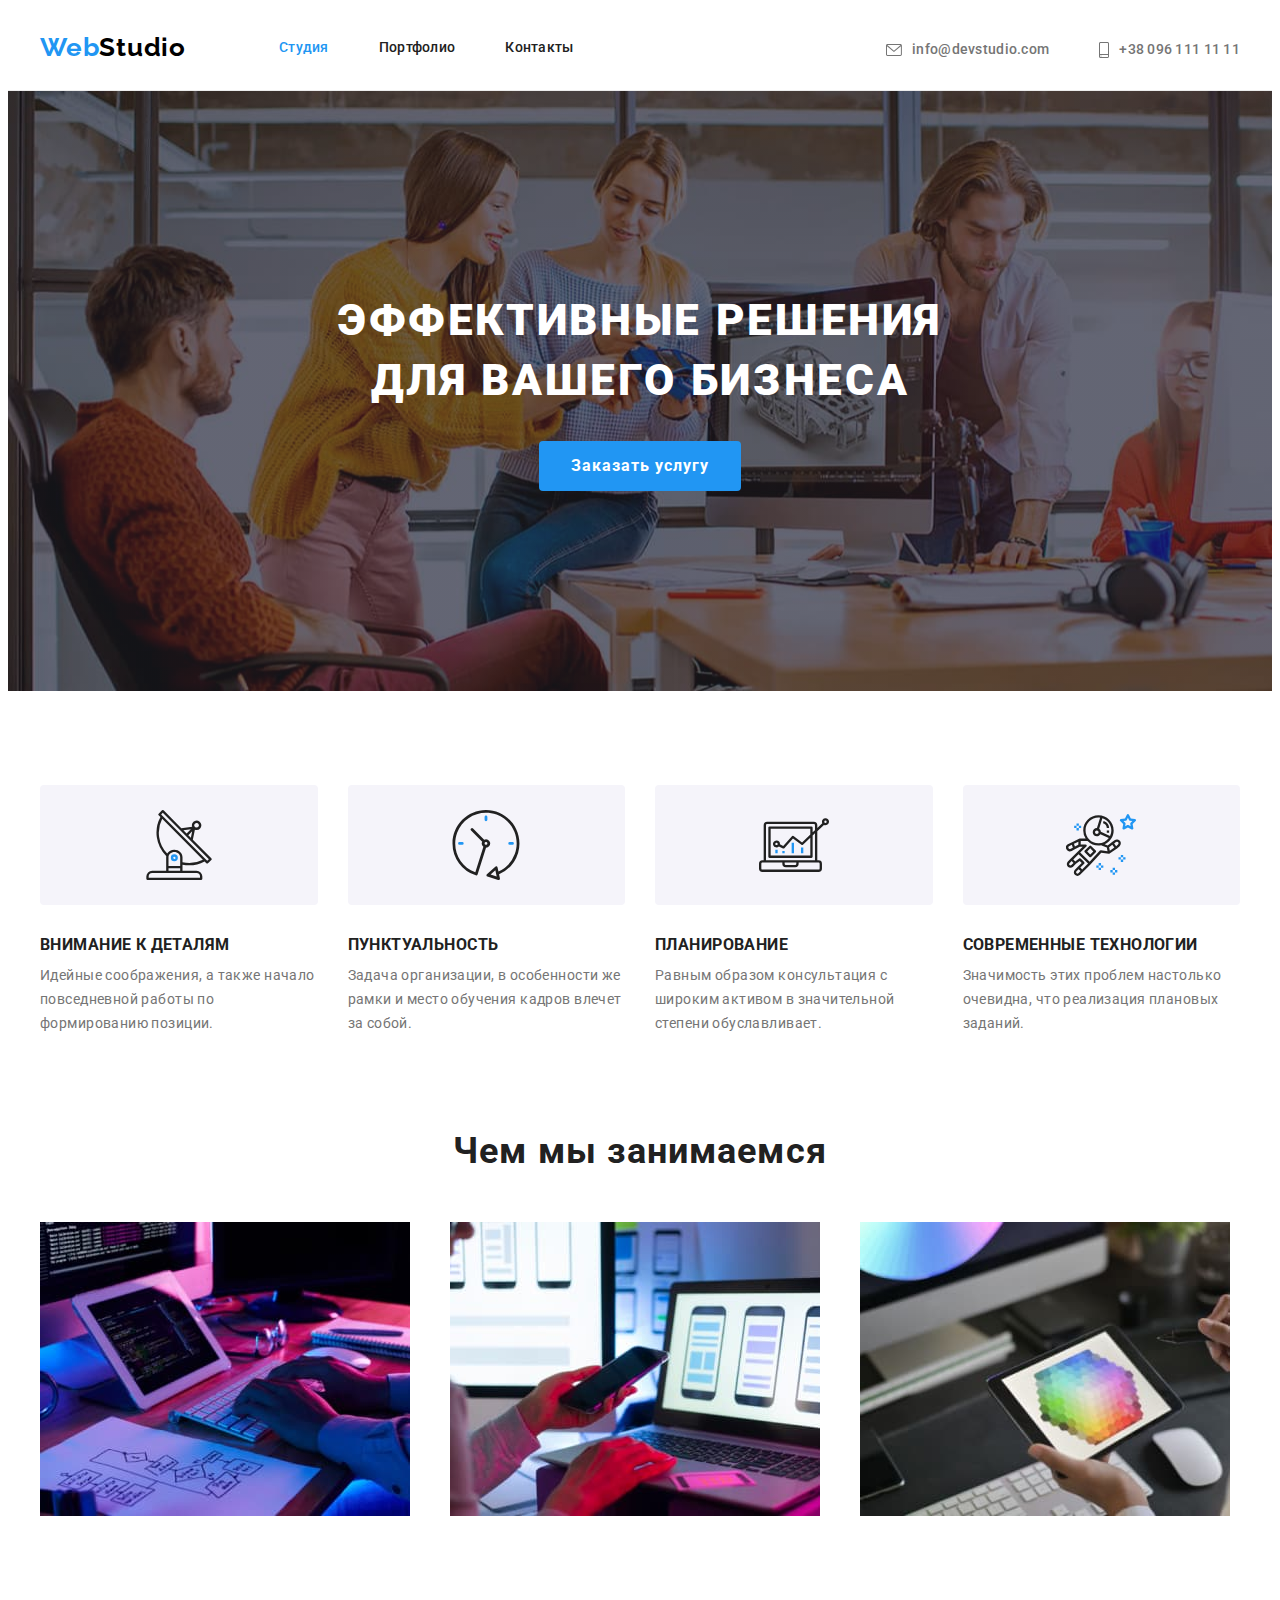
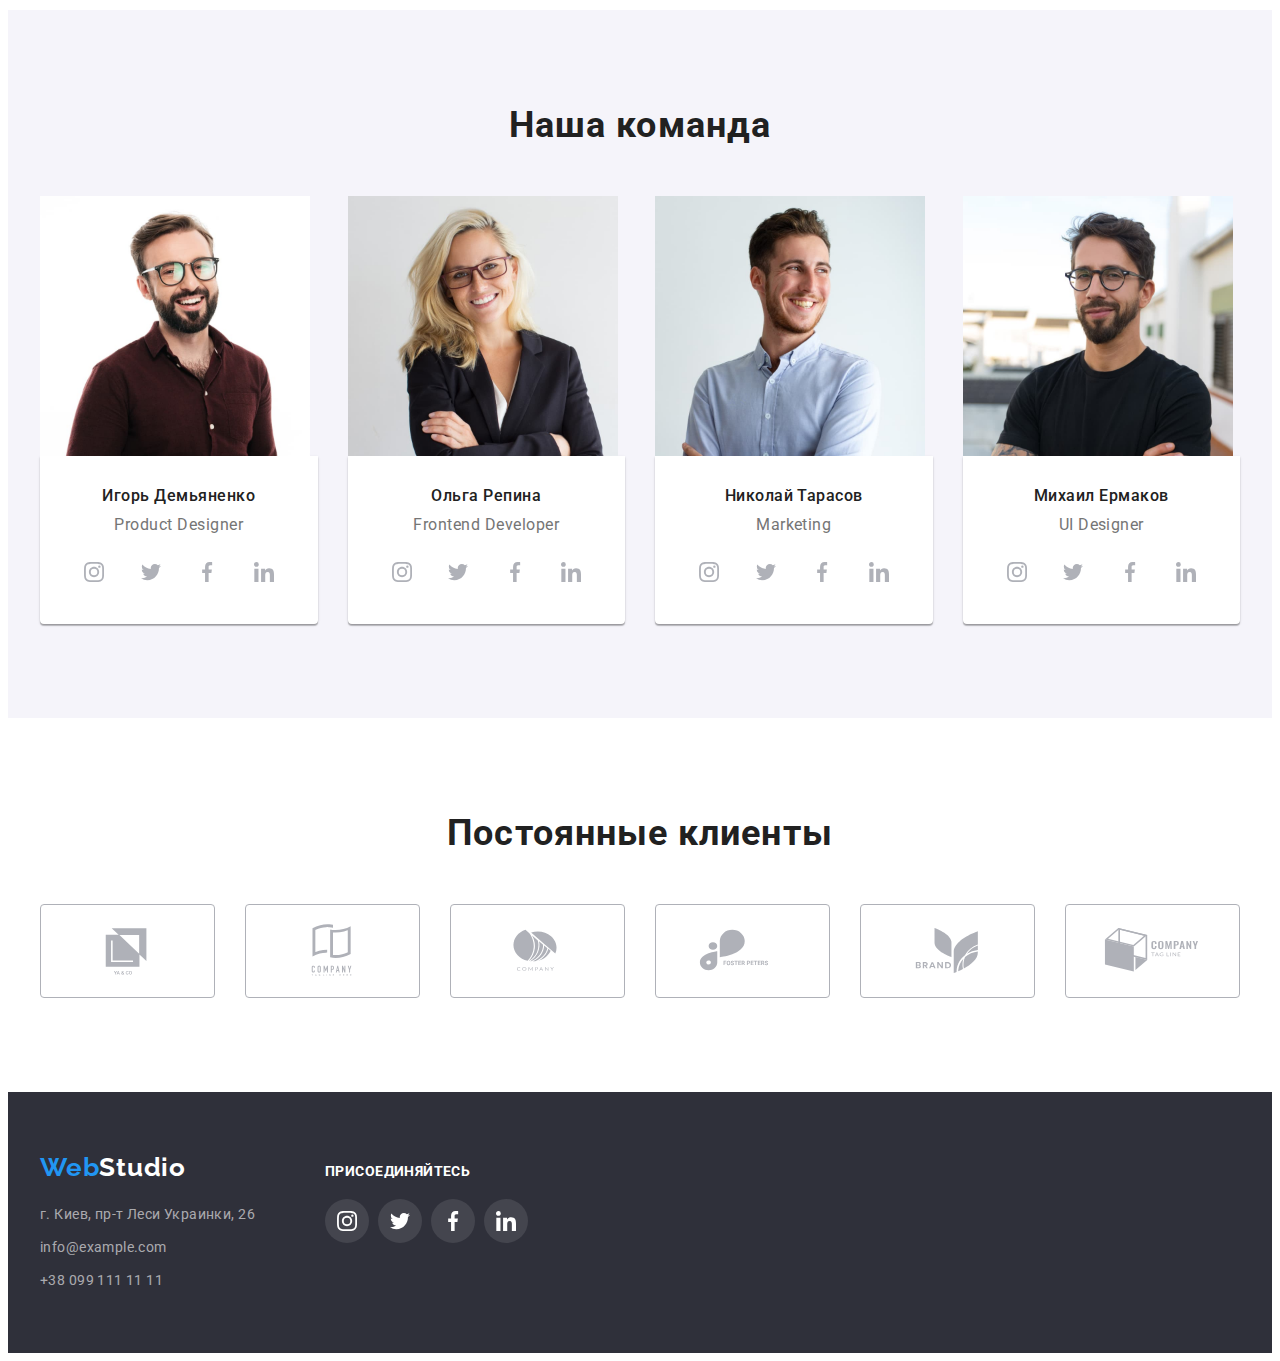
<file: index.html>
<!DOCTYPE html>
<html lang="ru">
<head>
    <meta charset="UTF-8">
    <meta http-equiv="X-UA-Compatible" content="IE=edge">
    <meta name="viewport" content="width=device-width, initial-scale=1.0">
    <title>Студия</title>
    <link rel="preconnect" href="https://fonts.gstatic.com">
    <link href="https://fonts.googleapis.com/css2?family=Raleway:wght@700&family=Roboto:wght@400;500;700;900&display=swap"
        rel="stylesheet">
    <link rel="stylesheet" href="https://cdnjs.cloudflare.com/ajax/libs/modern-normalize/1.0.0/modern-normalize.min.css"
        integrity="sha512-ISS7cAi1PEhQ8jnbJpJZMd29NlhNj4AWYyLOSp2CE/CsHxTCu+r+t0D2yoJudVrd0/8fTVPUVDzY5Tvli75u/g=="
        crossorigin="anonymous" />
    <link rel="stylesheet" href="./css/styles.css" />

</head>

<body>
    <!-- Header -->
    <header class="page-header">
        <div class="page-footer-container container">
            <!-- Navigation menu -->
            <nav class="page-header-nav">
                <a class="page-header-logo-link link" href="./index.html">
                    <span class="page-header-logo-link-beggin" lang="en">Web</span><span class="page-header-logo-link-end"
                        lang="en">Studio</span>
                </a>
                <ul class="page-header-nav-menu list">
                    <li class="page-header-nav-menu-item">
                        <a class="page-header-nav-menu-link current-page link" href="./index.html">Студия</a>
                    </li>

                    <li class="page-header-nav-menu-item">
                        <a class="page-header-nav-menu-link link" href="./porfolio.html">Портфолио</a>
                    </li>

                    <li class="page-header-nav-menu-item">
                        <a class="page-header-nav-menu-link link" href="">Контакты</a>
                    </li>
                </ul>
            </nav>

            <!-- Contacts -->
            <ul class="page-header-contacts list">
                <li class="page-header-contacts-item">
                    <a class="page-header-contacts-link link" href="mailto:info@devstudio.com" target="_blank"
                        rel="noopener noreferrer">
                        <svg class="page-footer-contacts-icon" width="16" height="12">
                            <use href="./images/icons.svg#envelope"></use>
                        </svg>
                        info@devstudio.com
                    </a>
                </li>
                
                <li class="page-header-contacts-item">
                    <a class="page-header-contacts-link link" href="tel:+380961111111">
                        <svg class="page-footer-contacts-icon" width="10" height="16">
                            <use href="./images/icons.svg#smartphone"></use>
                        </svg>
                        +38 096 111 11 11
                    </a>
                </li>
            </ul>
        </div>
    </header>
    
    <!-- Main section -->
     <main>
        <!-- Hero -->
        <section class="hero">
            <div class="container">
                <h1 class="hero-title"> Эффективные решения для вашего бизнеса </h1>
                <button class="modal-btn" type="button">Заказать услугу</button>
            </div>
        </section>
        
        <!-- Features -->
        <section class="features" >
            <div class="container">
                <!-- <h2>Особенности</h2> -->
                <ul class="feature-list list">
                    <li class="feature-list-item">
                        <div class="features-list-thumb">
                            <svg class="features-list-icon" width="70" height="70">
                                <use href="./images/icons.svg#antenna"></use>
                            </svg>
                        </div>
                        <h3 class="feature-list-subtitle">Внимание к деталям</h3>
                        <p class="feature-list-description">Идейные соображения, а также начало повседневной работы по формированию
                            позиции.</p>
                    </li>

                    <li class="feature-list-item">
                        <div class="features-list-thumb">
                            <svg class="features-list-icon" width="70" height="70">
                                <use href="./images/icons.svg#clock"></use>
                            </svg>
                        </div>
                        <h3 class="feature-list-subtitle">Пунктуальность</h3>
                        <p class="feature-list-description">Задача организации, в особенности же рамки и место обучения кадров влечет за
                            собой.</p>
                    </li>

                    <li class="feature-list-item">
                        <div class="features-list-thumb">
                            <svg class="features-list-icon" width="70" height="70">
                                <use href="./images/icons.svg#diagram"></use>
                            </svg>
                        </div>
                        <h3 class="feature-list-subtitle">Планирование</h3>
                        <p class="feature-list-description">Равным образом консультация с широким активом в значительной степени
                            обуславливает.</p>
                    
                    <li class="feature-list-item">
                        <div class="features-list-thumb">
                            <svg class="features-list-icon" width="70" height="70">
                                <use href="./images/icons.svg#astronaut"></use>
                            </svg>
                        </div>
                        <h3 class="feature-list-subtitle">Современные технологии</h3>
                        <p class="feature-list-description">Значимость этих проблем настолько очевидна, что реализация плановых заданий.
                        </p>
                    </li>
                </ul>
            </div>
        </section>
        
        <!-- What we are doing -->
        <section class="doing">
            <div class="container">
                <h2 class="title">Чем мы занимаемся</h2>
                <ul class="doing-list list">
                    <li class="doing-list-item">
                        <img class="doing-list-img" src="./images/doing/box1.jpg" alt="Человек печатает на клавиатуре" width="370"
                            height="294">
                    </li>
                    <li class="doing-list-item">
                        <img class="doing-list-img" src="./images/doing/box2.jpg" alt="Человек работает на ноутбуке" width="370"
                            height="294">
                    </li>
                    <li class="doing-list-item">
                        <img class="doing-list-img" src="./images/doing/box3.jpg" alt="Человек выбирает цвет на планшете" width="370"
                            height="294">
                    </li>
                </ul>
            </div>
        </section>

        <!-- Our team -->
        <section class="team section">
            <div class="container">
                <h2 class="title">Наша команда</h2>
                <ul class="team-list list">
                    <li class="team-list-item">
                        <img class="team-list-photo" src="./images/team/igor-demyanenko.jpg" alt="Игорь Демьяненко" width="270"
                            height="260">
                            <div class="team-card">
                                <h3 class="team-list-name">Игорь Демьяненко</h3>
                                <p class="team-list-position" lang="en">Product Designer</p>
                                <ul class="team-social-medias-list list">
                                    <li>
                                        <a class="team-social-medias-link" href="">
                                        <svg class="team-social-medias-icon" width="20" height="20">
                                            <use href="./images/icons.svg#instagram"></use>
                                        </svg>
                                    </a>
                                    </li>
                                    
                                    <li>
                                        <a class="team-social-medias-link" href="">
                                            <svg class="team-social-medias-icon" width="20" height="20">
                                                <use href="./images/icons.svg#twitter"></use>
                                            </svg>
                                        </a>
                                    </li>    
                                    
                                    <li>
                                        <a class="team-social-medias-link" href="">
                                            <svg class="team-social-medias-icon" width="20" height="20">
                                                <use href="./images/icons.svg#facebook"></use>
                                            </svg>
                                        </a>
                                    </li>

                                    <li>
                                        <a class="team-social-medias-link" href="">
                                            <svg class="team-social-medias-icon" width="20" height="20">
                                                <use href="./images/icons.svg#linkedin"></use>
                                            </svg>
                                        </a>
                                    </li>
                                </ul>
                            </div>
                    </li>
                    <li class="team-list-item">
                        <img class="team-list-photo" src="./images/team/olga-repina.jpg" alt="Ольга Репина" width="270" height="260">
                        <div class="team-card">
                            <h3 class="team-list-name">Ольга Репина</h3>
                            <p class="team-list-position" lang="en">Frontend Developer</p>
                            <ul class="team-social-medias-list list">
                                <li>
                                    <a class="team-social-medias-link" href="">
                                        <svg class="team-social-medias-icon" width="20" height="20">
                                            <use href="./images/icons.svg#instagram"></use>
                                        </svg>
                                    </a>
                                </li>
                            
                                <li>
                                    <a class="team-social-medias-link" href="">
                                        <svg class="team-social-medias-icon" width="20" height="20">
                                            <use href="./images/icons.svg#twitter"></use>
                                        </svg>
                                    </a>
                                </li>
                            
                                <li>
                                    <a class="team-social-medias-link" href="">
                                        <svg class="team-social-medias-icon" width="20" height="20">
                                            <use href="./images/icons.svg#facebook"></use>
                                        </svg>
                                    </a>
                                </li>
                            
                                <li>
                                    <a class="team-social-medias-link" href="">
                                        <svg class="team-social-medias-icon" width="20" height="20">
                                            <use href="./images/icons.svg#linkedin"></use>
                                        </svg>
                                    </a>
                                </li>
                            </ul>
                        </div>
                    </li>
                    <li class="team-list-item">
                        <img class="team-list-photo" src="./images/team/nikolay-tarasov.jpg" alt="Николай Тарасов" width="270"
                            height="260">
                            <div class="team-card">
                                <h3 class="team-list-name">Николай Тарасов</h3>
                                <p class="team-list-position" lang="en">Marketing</p>
                                <ul class="team-social-medias-list list">
                                    <li>
                                        <a class="team-social-medias-link" href="">
                                            <svg class="team-social-medias-icon" width="20" height="20">
                                                <use href="./images/icons.svg#instagram"></use>
                                            </svg>
                                        </a>
                                    </li>
                                
                                    <li>
                                        <a class="team-social-medias-link" href="">
                                            <svg class="team-social-medias-icon" width="20" height="20">
                                                <use href="./images/icons.svg#twitter"></use>
                                            </svg>
                                        </a>
                                    </li>
                                
                                    <li>
                                        <a class="team-social-medias-link" href="">
                                            <svg class="team-social-medias-icon" width="20" height="20">
                                                <use href="./images/icons.svg#facebook"></use>
                                            </svg>
                                        </a>
                                    </li>
                                
                                    <li>
                                        <a class="team-social-medias-link" href="">
                                            <svg class="team-social-medias-icon" width="20" height="20">
                                                <use href="./images/icons.svg#linkedin"></use>
                                            </svg>
                                        </a>
                                    </li>
                                </ul>
                            </div>
                    </li>
                    <li class="team-list-item">
                        <img class="team-list-photo" src="./images/team/michail-ermakov.jpg" alt="Михаил Ермаков" width="270"
                            height="260">
                        <div class="team-card">
                            <h3 class="team-list-name">Михаил Ермаков</h3>
                            <p class="team-list-position" lang="en">UI Designer</p>
                            <ul class="team-social-medias-list list">
                                <li>
                                    <a class="team-social-medias-link" href="">
                                        <svg class="team-social-medias-icon" width="20" height="20">
                                            <use href="./images/icons.svg#instagram"></use>
                                        </svg>
                                    </a>
                                </li>
                            
                                <li>
                                    <a class="team-social-medias-link" href="">
                                        <svg class="team-social-medias-icon" width="20" height="20">
                                            <use href="./images/icons.svg#twitter"></use>
                                        </svg>
                                    </a>
                                </li>
                            
                                <li>
                                    <a class="team-social-medias-link" href="">
                                        <svg class="team-social-medias-icon" width="20" height="20">
                                            <use href="./images/icons.svg#facebook"></use>
                                        </svg>
                                    </a>
                                </li>
                            
                                <li>
                                    <a class="team-social-medias-link" href="">
                                        <svg class="team-social-medias-icon" width="20" height="20">
                                            <use href="./images/icons.svg#linkedin"></use>
                                        </svg>
                                    </a>
                                </li>
                            </ul>
                        </div>
                    </li>
                </ul>
            </div>
        </section>

        <!-- Our clients -->
        <section class="clients section">
            <div class="container">
                <h2 class="title">Постоянные клиенты</h2>
                <ul class="clients-list list">
                    <li class="clients-list-item">
                        <a class="clients-list-link" href="">
                            <svg class="clients-list-icon" width="106" height="60">
                                <use href="./images/icons.svg#client1"></use>
                            </svg>
                        </a>
                    </li>
                
                    <li class="clients-list-item">
                        <a class="clients-list-link" href="">
                            <svg class="clients-list-icon" width="106" height="60">
                                <use href="./images/icons.svg#client2"></use>
                            </svg>
                        </a>
                    </li>
                
                    <li class="clients-list-item">
                        <a class="clients-list-link" href="">
                            <svg class="clients-list-icon" width="106" height="60">
                                <use href="./images/icons.svg#client3"></use>
                            </svg>
                        </a>
                    </li>

                    <li class="clients-list-item">
                        <a class="clients-list-link" href="">
                            <svg class="clients-list-icon" width="106" height="60">
                                <use href="./images/icons.svg#client4"></use>
                            </svg>
                        </a>
                    </li>
                    
                    <li class="clients-list-item">
                        <a class="clients-list-link" href="">
                            <svg class="clients-list-icon" width="106" height="60">
                                <use href="./images/icons.svg#client5"></use>
                            </svg>
                        </a>
                    </li>
                    
                    <li class="clients-list-item">
                        <a class="clients-list-link" href="">
                            <svg class="clients-list-icon" width="106" height="60">
                                <use href="./images/icons.svg#client6"></use>
                            </svg>
                        </a>
                    </li>
                </ul>
            </div>
        </section>
    </main>

    <!-- Footer -->
    <footer class="page-footer">
        <div class="page-footer-container container">
            <div class="page-footer-contacts-block">
                <a class="page-footer-logo-link link" href="./index.html">
                    <span class="page-footer-logo-link-beggin" lang="en">Web</span><span class="page-footer-logo-link-end"
                        lang="en">Studio</span>
                </a>
                <address class="page-footer-contacts">
                    <ul class="page-footer-list list">
                        <li class="page-footer-list-item">
                            <a class="page-footer-list-link link" href="https://goo.gl/maps/8FZNoyBHCZbh9i9t6" target="_blank"
                                rel="noopener noreferrer">г. Киев, пр-т Леси Украинки, 26</a>
                        </li>
                        <li class="page-footer-list-item">
                            <a class="page-footer-list-link link" href="mailto:info@example.com" target="_blank"
                                rel="noopener noreferrer">info@example.com</a>
                        </li>
                        <li class="page-footer-list-item">
                            <a class="page-footer-list-link link" href="tel:+380991111111">+38 099 111 11 11</a>
                        </li>
                    </ul>
                </address>
            </div>

            <div class="page-footer-social-medias">
                <p class="page-footer-social-medias-title" lang="en">присоединяйтесь</p>
                <ul class="page-footer-social-medias-list list">
                    <li class="page-footer-social-medias-item">
                        <a class="page-footer-social-medias-link" href="">
                            <svg class="page-footer-social-medias-icon" width="20" height="20">
                                <use href="./images/icons.svg#instagram"></use>
                            </svg>
                        </a>
                    </li>
                
                    <li class="page-footer-social-medias-item">
                        <a class="page-footer-social-medias-link" href="">
                            <svg class="page-footer-social-medias-icon" width="20" height="20">
                                <use href="./images/icons.svg#twitter"></use>
                            </svg>
                        </a>
                    </li>
                
                    <li class="page-footer-social-medias-item">
                        <a class="page-footer-social-medias-link" href="">
                            <svg class="page-footer-social-medias-icon" width="20" height="20">
                                <use href="./images/icons.svg#facebook"></use>
                            </svg>
                        </a>
                    </li>
                
                    <li class="page-footer-social-medias-item">
                        <a class="page-footer-social-medias-link" href="">
                            <svg class="page-footer-social-medias-icon" width="20" height="20">
                                <use href="./images/icons.svg#linkedin"></use>
                            </svg>
                        </a>
                    </li>
                </ul>
            </div>
            
        </div>
    </footer>
</body>

</html>
</file>
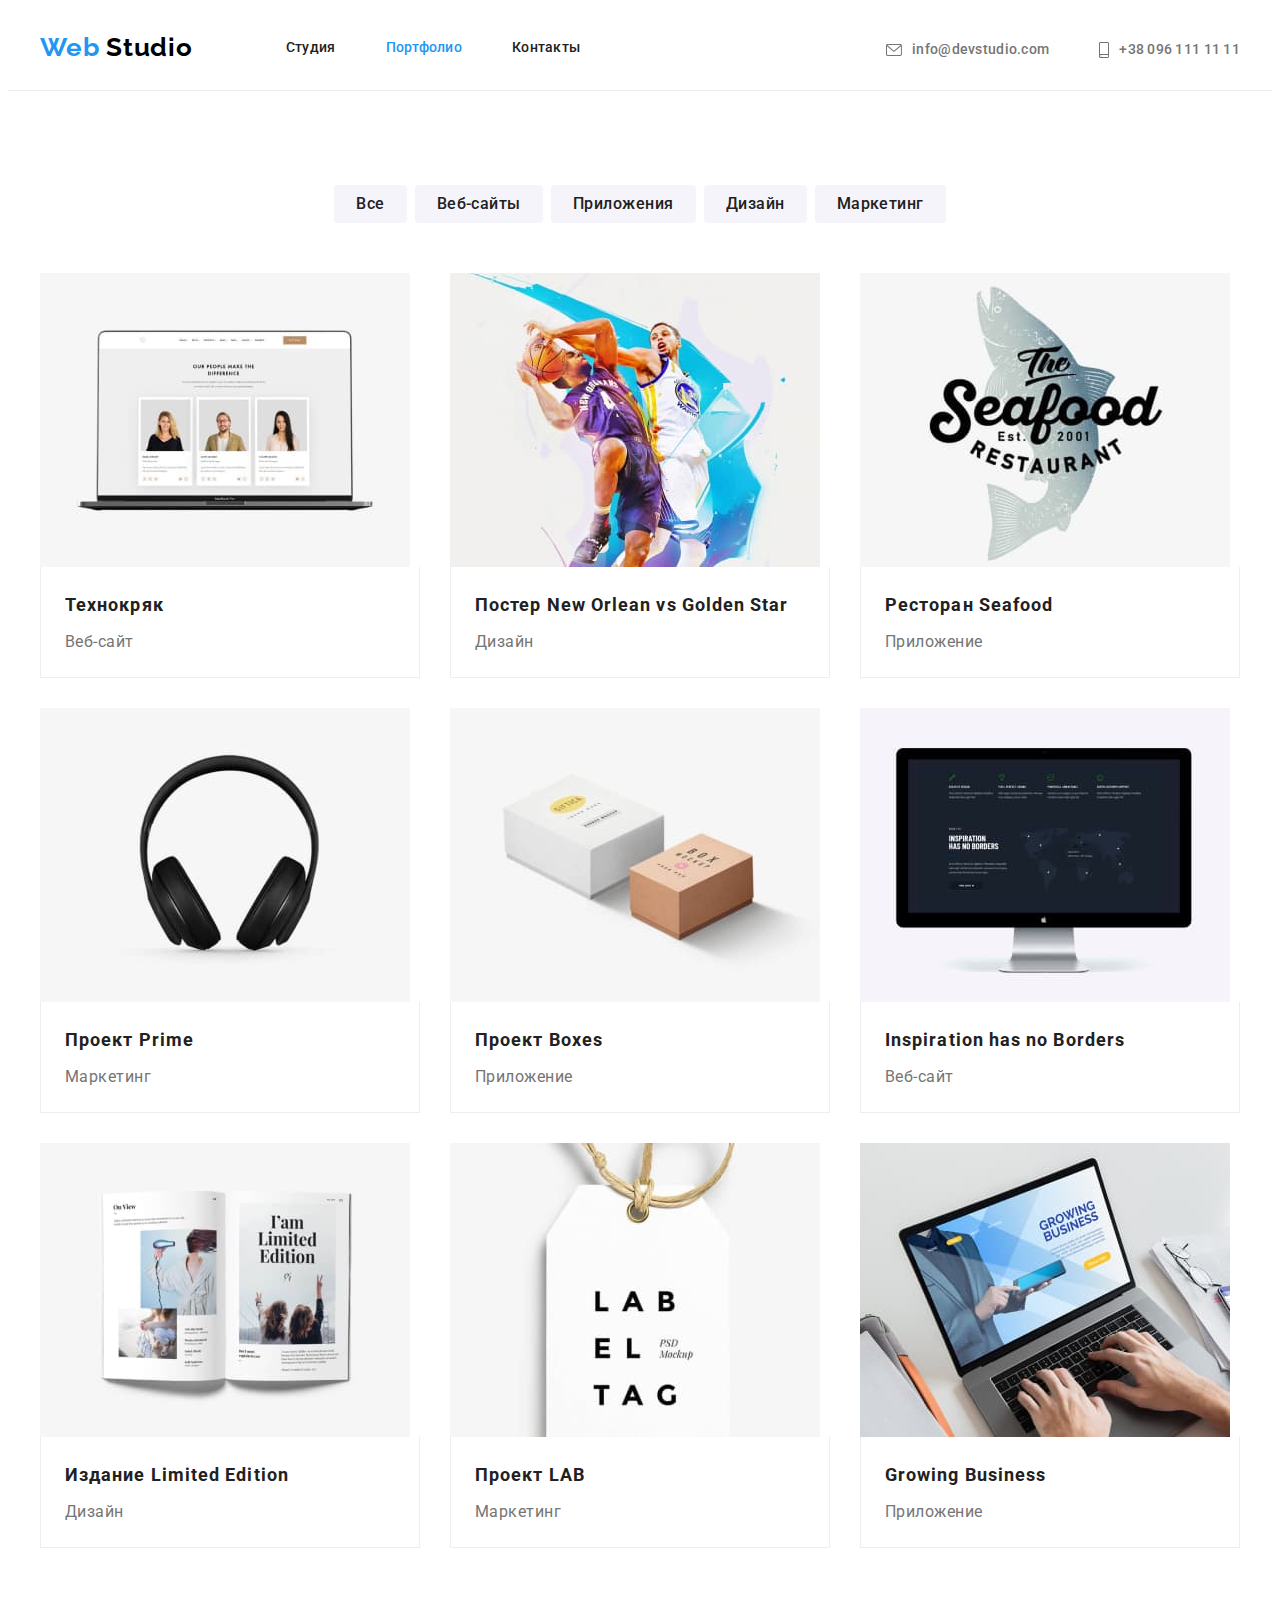
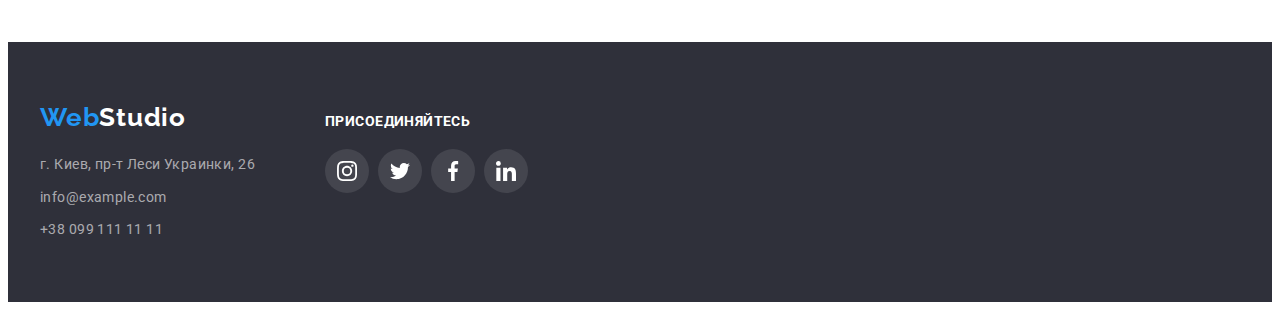
<file: porfolio.html>
<!DOCTYPE html>
<html lang="ru">

<head>
    <meta charset="UTF-8" />
    <meta http-equiv="X-UA-Compatible" content="IE=edge" />
    <meta name="viewport" content="width=device-width, initial-scale=1.0" />

    <title>Портфолио</title>

    <link rel="preconnect" href="https://fonts.gstatic.com" />
    <link
        href="https://fonts.googleapis.com/css2?family=Raleway:wght@700&family=Roboto:wght@400;500;700;900&display=swap"
        rel="stylesheet" />
    <link rel="stylesheet" href="https://cdnjs.cloudflare.com/ajax/libs/modern-normalize/1.0.0/modern-normalize.min.css"
        integrity="sha512-ISS7cAi1PEhQ8jnbJpJZMd29NlhNj4AWYyLOSp2CE/CsHxTCu+r+t0D2yoJudVrd0/8fTVPUVDzY5Tvli75u/g=="
        crossorigin="anonymous" />
    <link rel="stylesheet" href="./css/styles.css" />
</head>

<body>
    <!-- Header -->
    <header class="page-header">
        <div class="page-footer-container container">
            <!-- Navigation menu -->
            <nav class="page-header-nav">
                <a class="page-header-logo-link link" href="./index.html">
                    <span class="page-header-logo-link-beggin" lang="en">Web</span>
                    <span class="page-header-logo-link-end" lang="en">Studio</span>
                </a>
                <ul class="page-header-nav-menu list">
                    <li class="page-header-nav-menu-item">
                        <a class="page-header-nav-menu-link link" href="./index.html">Студия</a>
                    </li>

                    <li class="page-header-nav-menu-item">
                        <a class="page-header-nav-menu-link current-page link" href="./porfolio.html">Портфолио</a>
                    </li>

                    <li class="page-header-nav-menu-item">
                        <a class="page-header-nav-menu-link link" href="">Контакты</a>
                    </li>
                </ul>
            </nav>

            <!-- Contacts -->
            <ul class="page-header-contacts list">
                <li class="page-header-contacts-item">
                    <a class="page-header-contacts-link link" href="mailto:info@devstudio.com" target="_blank"
                        rel="noopener noreferrer">
                        <svg class="page-footer-contacts-icon" width="16" height="12">
                            <use href="./images/icons.svg#envelope"></use>
                        </svg>
                        info@devstudio.com
                    </a>
                </li>

                <li class="page-header-contacts-item">
                    <a class="page-header-contacts-link link" href="tel:+380961111111">
                        <svg class="page-footer-contacts-icon" width="10" height="16">
                            <use href="./images/icons.svg#smartphone"></use>
                        </svg>
                        +38 096 111 11 11
                    </a>
                </li>
            </ul>
        </div>
    </header>

    <!-- Main section -->
    <main>
        <section class="projects section">
            <div class="container">
                <!-- <h1>Наши работы</h1> -->
                <ul class="filter-list list">
                    <li class="filter-list-item">
                        <button class="filter-btn" type="button">Все</button>
                    </li>
                    <li class="filter-list-item">
                        <button class="filter-btn" type="button">Веб-сайты</button>
                    </li>
                    <li class="filter-list-item">
                        <button class="filter-btn" type="button">Приложения</button>
                    </li>
                    <li class="filter-list-item">
                        <button class="filter-btn" type="button">Дизайн</button>
                    </li>
                    <li class="filter-list-item">
                        <button class="filter-btn" type="button">Маркетинг</button>
                    </li>
                </ul>

                <ul class="project-list list">
                    <li class="project-list-item">
                        <a class="project-list-link link" href="" target="_blank" rel="noopener noreferrer">
                            <img class="project-list-img" src="./images/portfolio/project1.jpg"
                                alt="На ноутбуке открыт сайт компании Технокряк" width="370" height="294" />
                            <div class="project-card">
                                <h2 class="project-list-client">Технокряк</h2>
                                <p class="project-list-filter">Веб-сайт</p>
                            </div>
                        </a>
                    </li>

                    <li class="project-list-item">
                        <a class="project-list-link link" href="" target="_blank" rel="noopener noreferrer">
                            <img class="project-list-img" src="./images/portfolio/project2.jpg"
                                alt="Постер с мужчинами, играющими в баскетбол" width="370" height="294" />
                            <div class="project-card">
                                <h2 class="project-list-client">
                                    Постер <span lang="en">New Orlean vs Golden Star</span>
                                </h2>
                                <p class="project-list-filter">Дизайн</p>
                            </div>
                        </a>
                    </li>

                    <li class="project-list-item">
                        <a class="project-list-link link" href="" target="_blank" rel="noopener noreferrer">
                            <img class="project-list-img" src="./images/portfolio/project3.jpg"
                                alt="Рыба с логотипом ресторана Seafood" width="370" height="294" />
                            <div class="project-card">
                                <h2 class="project-list-client">
                                    Ресторан <span lang="en">Seafood</span>
                                </h2>
                                <p class="project-list-filter">Приложение</p>
                            </div>
                        </a>
                    </li>

                    <li class="project-list-item">
                        <a class="project-list-link link" href="" target="_blank" rel="noopener noreferrer">
                            <img class="project-list-img" src="./images/portfolio/project4.jpg" alt="Наушники"
                                width="370" height="294" />
                            <div class="project-card">
                                <h2 class="project-list-client">
                                    Проект <span lang="en">Prime</span>
                                </h2>
                                <p class="project-list-filter">Маркетинг</p>
                            </div>
                        </a>
                    </li>

                    <li class="project-list-item">
                        <a class="project-list-link link" href="" target="_blank" rel="noopener noreferrer">
                            <img class="project-list-img" src="./images/portfolio/project5.jpg" alt="Две коробки"
                                width="370" height="294" />
                            <div class="project-card">
                                <h2 class="project-list-client">
                                    Проект <span lang="en">Boxes</span>
                                </h2>
                                <p class="project-list-filter">Приложение</p>
                            </div>
                        </a>
                    </li>

                    <li class="project-list-item">
                        <a class="project-list-link link" href="" target="_blank" rel="noopener noreferrer">
                            <img class="project-list-img" src="./images/portfolio/project6.jpg"
                                alt="Монитор с окрытым сайтом Inspiration has no Borders" width="370" height="294" />
                            <div class="project-card">
                                <h2 class="project-list-client" lang="en">
                                    Inspiration has no Borders
                                </h2>
                                <p class="project-list-filter">Веб-сайт</p>
                            </div>
                        </a>
                    </li>

                    <li class="project-list-item">
                        <a class="project-list-link link" href="" target="_blank" rel="noopener noreferrer">
                            <img class="project-list-img" src="./images/portfolio/project7.jpg" alt="Разворот книги"
                                width="370" height="294" />
                            <div class="project-card">
                                <h2 class="project-list-client">
                                    Издание <span lang="en">Limited Edition</span>
                                </h2>
                                <p class="project-list-filter">Дизайн</p>
                            </div>
                        </a>
                    </li>

                    <li class="project-list-item">
                        <a class="project-list-link link" href="" target="_blank" rel="noopener noreferrer">
                            <img class="project-list-img" src="./images/portfolio/project8.jpg"
                                alt="Этикетка с надписью LABEL TAG" width="370" height="294" />
                            <div class="project-card">
                                <h2 class="project-list-client">
                                    Проект <span lang="en">LAB</span>
                                </h2>
                                <p class="project-list-filter">Маркетинг</p>
                            </div>
                        </a>
                    </li>
                    
                    <li class="project-list-item">
                        <a class="project-list-link link" href="" target="_blank" rel="noopener noreferrer">
                            <img class="project-list-img" src="./images/portfolio/project9.jpg"
                                alt="На ноутбуке открыто приложение Growing Business" width="370" height="294" />
                            <div class="project-card">
                                <h2 class="project-list-client" lang="en">
                                    Growing Business
                                </h2>
                                <p class="project-list-filter">Приложение</p>
                            </div>
                        </a>
                    </li>
                </ul>
            </div>
        </section>
    </main>

    <!-- Footer -->
    <footer class="page-footer">
        <div class="page-footer-container container">
            <div class="page-footer-contacts-block">
                <a class="page-footer-logo-link link" href="./index.html">
                    <span class="page-footer-logo-link-beggin" lang="en">Web</span><span
                        class="page-footer-logo-link-end" lang="en">Studio</span>
                </a>
                <address class="page-footer-contacts">
                    <ul class="page-footer-list list">
                        <li class="page-footer-list-item">
                            <a class="page-footer-list-link link" href="https://goo.gl/maps/8FZNoyBHCZbh9i9t6"
                                target="_blank" rel="noopener noreferrer">г. Киев, пр-т Леси Украинки, 26</a>
                        </li>
                        <li class="page-footer-list-item">
                            <a class="page-footer-list-link link" href="mailto:info@example.com" target="_blank"
                                rel="noopener noreferrer">info@example.com</a>
                        </li>
                        <li class="page-footer-list-item">
                            <a class="page-footer-list-link link" href="tel:+380991111111">+38 099 111 11 11</a>
                        </li>
                    </ul>
                </address>
            </div>

            <div class="page-footer-social-medias">
                <p class="page-footer-social-medias-title" lang="en">
                    присоединяйтесь
                </p>
                <ul class="page-footer-social-medias-list list">
                    <li class="page-footer-social-medias-item">
                        <a class="page-footer-social-medias-link" href="">
                            <svg class="page-footer-social-medias-icon" width="20" height="20">
                                <use href="./images/icons.svg#instagram"></use>
                            </svg>
                        </a>
                    </li>

                    <li class="page-footer-social-medias-item">
                        <a class="page-footer-social-medias-link" href="">
                            <svg class="page-footer-social-medias-icon" width="20" height="20">
                                <use href="./images/icons.svg#twitter"></use>
                            </svg>
                        </a>
                    </li>

                    <li class="page-footer-social-medias-item">
                        <a class="page-footer-social-medias-link" href="">
                            <svg class="page-footer-social-medias-icon" width="20" height="20">
                                <use href="./images/icons.svg#facebook"></use>
                            </svg>
                        </a>
                    </li>

                    <li class="page-footer-social-medias-item">
                        <a class="page-footer-social-medias-link" href="">
                            <svg class="page-footer-social-medias-icon" width="20" height="20">
                                <use href="./images/icons.svg#linkedin"></use>
                            </svg>
                        </a>
                    </li>
                </ul>
            </div>
        </div>
    </footer>
</body>

</html>
</file>
<file: css/styles.css>
:root {
  --main-font: "Roboto", "Arial", "Calibri", "San Fransisco", sans-serif;
  --logo-font: "Raleway", "Arial", "Calibri", "San Fransisco", sans-serif;
  --main-font-size: 14px;
  --secondary-font-size: 16px;
  --main-text-color: #757575;
  --title-color: #212121;
  --accent-color: #2196f3;
  --main-white-color: #ffffff;
  --main-black-color: #000000;
  --light-bg-color: #f5f4fa;
  --dark-bg-color: #2f303a;
  --address-color: rgba(255, 255, 255, 0.6);
  --footer-icons-bg-color: rgba(255, 255, 255, 0.1);
  --modal-btn-hov-color: #188ce8;
  --border-header-color: #ececec;
  --border-card-color: #eeeeee;
  --social-media-color: #afb1b8;
  --hero-gradient-color: rgba(47, 48, 58, 0.4);
}

/* ------------------ Reset ------------------ */
h1,
h2,
h3,
h4,
h5,
h6,
p {
  margin-top: 0;
  margin-bottom: 0;
}

ul,
ol {
  margin-top: 0;
  margin-bottom: 0;
  padding-left: 0;
}

img {
  display: block;
}

.list {
  list-style: none;
}

.link {
  text-decoration: none;
}
/* ------------------ End Reset ------------------ */

body {
  font-family: var(--main-font);
  font-size: var(--main-font-size);
  letter-spacing: 0.03em;
  color: var(--main-text-color);
}

.container {
  width: 1200px;
  padding-left: 15px;
  padding-right: 15px;
  margin-left: auto;
  margin-right: auto;
}

.section {
  padding-top: 94px;
  padding-bottom: 94px;
}

/* Components */
.title {
  margin-bottom: 50px;

  font-size: 36px;
  line-height: 1.17;
  text-align: center;
  letter-spacing: 0.03em;
  color: var(--title-color);
}
/* End Components */

/* --------------- Header --------------- */
.page-header {
  padding-top: 24px;
  padding-bottom: 25px;

  border-bottom: 1px solid var(--border-header-color);
}

.page-header-container {
  display: flex;
  align-items: center;
}

.page-header-nav {
  display: flex;
  align-items: center;
}

/* Logo */
.page-header-logo-link {
  margin-right: 93px;

  font-family: var(--logo-font);
  font-weight: 700;
  font-size: 26px;
  line-height: 1.19;
  letter-spacing: 0.03em;
  color: var(--accent-color);
}

.page-header-logo-link-end {
  color: var(--main-black-color);
}
/* End Logo */

.page-header-nav-menu {
  display: flex;
  align-items: center;
}

.page-header-nav-menu-item:not(:last-child) {
  margin-right: 50px;
}

.page-header-contacts {
  display: flex;
  align-items: center;
  margin-left: auto;
}

.page-header-contacts-item:not(:last-child) {
  margin-right: 50px;
}

.page-header-nav-menu-link,
.page-header-contacts-link {
  display: block;
  padding-top: 8px;
  padding-bottom: 7px;

  font-weight: 500;
  line-height: 1.14;
  letter-spacing: 0.02em;
  color: var(--title-color);
}

.current-page,
.page-header-nav-menu-link:hover,
.page-header-nav-menu-link:focus,
.page-header-contacts-link:hover,
.page-header-contacts-link:focus {
  color: var(--accent-color);
}

.page-header-contacts-link {
  display: flex;
  align-items: center;

  color: inherit;
}

.page-footer-contacts-icon {
  margin-right: 10px;
  fill: currentColor;
}
/* ---------------- End Header --------------- */

/* --------------- Footer --------------- */
.page-footer {
  padding-top: 60px;
  padding-bottom: 60px;

  background-color: var(--dark-bg-color);
}

.page-footer-container {
  display: flex;
  align-items: baseline;
}

.page-footer-logo-link {
  font-family: var(--logo-font);
  font-weight: 700;
  font-size: 26px;
  line-height: 1.19;
  letter-spacing: 0.03em;
  color: var(--accent-color);
}

.page-footer-logo-link-end {
  color: var(--main-white-color);
}

.page-footer-contacts-block {
  margin-right: 70px;
}

.page-footer-contacts {
  margin-top: 20px;

  font-style: normal;
}

.page-footer-list-item:not(:last-child) {
  margin-bottom: 9px;
}

.page-footer-list-link {
  line-height: 1.71;
  color: var(--address-color);
}

.page-footer-list-link:hover,
.page-footer-list-link:focus {
  color: var(--main-white-color);
}

.page-footer-social-medias-title {
  margin-bottom: 20px;

  font-weight: bold;
  text-transform: uppercase;
  color: var(--main-white-color);
}

.page-footer-social-medias-list {
  display: flex;
}

.page-footer-social-medias-item:not(:last-child) {
  margin-right: 9px;
}

.page-footer-social-medias-link {
  display: flex;
  align-items: center;
  justify-content: center;
  width: 44px;
  height: 44px;

  background-color: var(--footer-icons-bg-color);
  border-radius: 50%;
}

.page-footer-social-medias-icon {
  fill: var(--main-white-color);
}

.page-footer-social-medias-link:hover,
.page-footer-social-medias-link:focus {
  background-color: var(--accent-color);
}
/* End Footer */

/*========== index.html ==========*/

/* --------------- Hero ---------------- */
.hero {
  padding-top: 200px;
  padding-bottom: 200px;
  margin-left: auto;
  margin-right: auto;
  max-width: 1600px;
  background-size: cover;

  text-align: center;

  background-image: linear-gradient(
      var(--hero-gradient-color),
      var(--hero-gradient-color)
    ),
    url("../images/hero-cover.jpg");
}

.hero-title {
  width: 696px;
  margin-left: auto;
  margin-right: auto;
  margin-bottom: 30px;

  font-weight: 900;
  font-size: 44px;
  line-height: 1.36;
  text-align: center;
  letter-spacing: 0.06em;
  text-transform: uppercase;
  color: var(--main-white-color);
}

.modal-btn {
  padding: 10px 32px;

  font-family: inherit;
  font-weight: 700;
  font-size: var(--secondary-font-size);
  line-height: 1.87;
  text-align: center;
  letter-spacing: 0.06em;
  color: var(--main-white-color);

  background-color: var(--accent-color);
  cursor: pointer;
  border: 0;
  border-radius: 4px;
}

.modal-btn:hover,
.modal-btn:focus {
  background-color: var(--modal-btn-hov-color);
}
/* End Hero */

/* Features */
.features {
  padding-top: 94px;
  padding-bottom: 47px;
}

.feature-list {
  display: flex;
  align-items: center;
  flex-wrap: wrap;
  margin-top: -30px;
  margin-left: -30px;
}

.feature-list-item {
  margin-top: 30px;
  margin-left: 30px;
  flex-basis: calc((100% - 120px) / 4);
}

.features-list-thumb {
  display: flex;
  align-items: center;
  justify-content: center;
  height: 120px;
  margin-bottom: 30px;

  background-color: var(--light-bg-color);
  border-radius: 4px;
}

.feature-list-subtitle {
  margin-bottom: 10px;

  line-height: 1.17;
  text-transform: uppercase;
  color: var(--title-color);
}

.feature-list-description {
  line-height: 1.71;
}
/* End Features */

/* Doing */
.doing {
  padding-top: 47px;
  padding-bottom: 94px;
}

.doing-list {
  display: flex;
  align-items: center;
  flex-wrap: wrap;
  margin-top: -30px;
  margin-left: -30px;
}

.doing-list-item {
  margin-top: 30px;
  margin-left: 30px;
  flex-basis: calc((100% - 90px) / 3);
}
/* End Doing */

/* Team */
.team {
  background-color: var(--light-bg-color);
}

.team-list {
  display: flex;
  align-items: center;
  flex-wrap: wrap;
  margin-top: -30px;
  margin-left: -30px;
}

.team-list-item {
  margin-top: 30px;
  margin-left: 30px;
  flex-basis: calc((100% - 120px) / 4);
}

.team-card {
  padding-top: 30px;
  padding-right: 32px;
  padding-bottom: 30px;
  padding-left: 32px;

  background-color: var(--main-white-color);
  border-radius: 0px 0px 4px 4px;
  box-shadow: 0px 1px 3px rgba(0, 0, 0, 0.12), 0px 1px 1px rgba(0, 0, 0, 0.14),
    0px 2px 1px rgba(0, 0, 0, 0.2);
}

.team-list-name {
  margin-bottom: 10px;

  font-weight: 500;
  font-size: var(--secondary-font-size);
  text-align: center;
  letter-spacing: 0.03em;
  color: var(--title-color);
}

.team-list-position {
  margin-bottom: 16px;
  text-align: center;

  font-size: var(--secondary-font-size);
  letter-spacing: 0.03em;
}

.team-social-medias-list {
  display: flex;
  align-items: center;
  justify-content: space-between;
}

.team-social-medias-link {
  display: flex;
  justify-content: center;
  align-items: center;

  width: 44px;
  height: 44px;

  color: var(--social-media-color);
  border-radius: 50%;
}

.team-social-medias-link:hover,
.team-social-medias-link:focus {
  background-color: var(--accent-color);
  color: var(--main-white-color);
}

.team-social-medias-icon {
  fill: currentColor;
}
/* End Team */

/* Clients */
.clients-list {
  display: flex;
  align-items: center;
  flex-wrap: wrap;
  margin-top: -30px;
  margin-left: -30px;
}

.clients-list-item {
  margin-top: 30px;
  margin-left: 30px;
  flex-basis: calc((100% - 180px) / 6);
}

.clients-list-link {
  display: flex;
  align-items: center;
  justify-content: center;

  height: 92px;

  color: var(--social-media-color);
  border: 1px solid var(--social-media-color);
  border-radius: 4px;
}

.clients-list-link:hover,
.clients-list-link:focus {
  color: var(--accent-color);
  border: 1px solid var(--accent-color);
}

.clients-list-icon {
  fill: currentColor;
}
/* End Clients */

/*========== End index.html ==========*/

/*========== portfolio.html ==========*/
/* Filter */
.filter-list {
  display: flex;
  align-items: center;
  justify-content: center;
  flex-wrap: wrap;
  margin-bottom: 50px;
}

.filter-list-item:not(:last-child) {
  margin-right: 8px;
}

.filter-btn {
  padding: 6px 22px;

  font-family: inherit;
  font-weight: 500;
  font-size: var(--secondary-font-size);
  line-height: 1.62;
  text-align: center;
  letter-spacing: 0.03em;
  color: var(--title-color);

  background-color: var(--light-bg-color);
  cursor: pointer;
  border-radius: 4px;
  border: 0;
}

.filter-btn:hover,
.filter-btn:focus {
  color: var(--main-white-color);
  background-color: var(--accent-color);
  box-shadow: 0px 3px 1px rgba(0, 0, 0, 0.1), 0px 1px 2px rgba(0, 0, 0, 0.08),
    0px 2px 2px rgba(0, 0, 0, 0.12);
}
/* End Filter */

/* Projects */
.project-list {
  display: flex;
  align-items: center;
  flex-wrap: wrap;
  margin-top: -30px;
  margin-left: -30px;
}

.project-list-item {
  margin-top: 30px;
  margin-left: 30px;
  flex-basis: calc((100% - 90px) / 3);
}

.project-list-link {
  display: block;
  color: var(--main-text-color);
}

.project-list-link:hover,
.project-list-link:focus {
  box-shadow: 0px 1px 1px rgba(0, 0, 0, 0.12), 0px 4px 4px rgba(0, 0, 0, 0.06),
    1px 4px 6px rgba(0, 0, 0, 0.16);
}

.project-card {
  padding-top: 20px;
  padding-right: 24px;
  padding-bottom: 20px;
  padding-left: 24px;

  border-right: 1px solid var(--border-card-color);
  border-bottom: 1px solid var(--border-card-color);
  border-left: 1px solid var(--border-card-color);
}

.project-list-client {
  margin-bottom: 4px;
  font-size: 18px;
  line-height: 2;
  letter-spacing: 0.06em;
  color: var(--title-color);
}

.project-list-filter {
  font-size: var(--secondary-font-size);
  line-height: 1.87;
  letter-spacing: 0.03em;
}
/* End Projects */
/*========== End portfolio.html ==========*/
</file>
